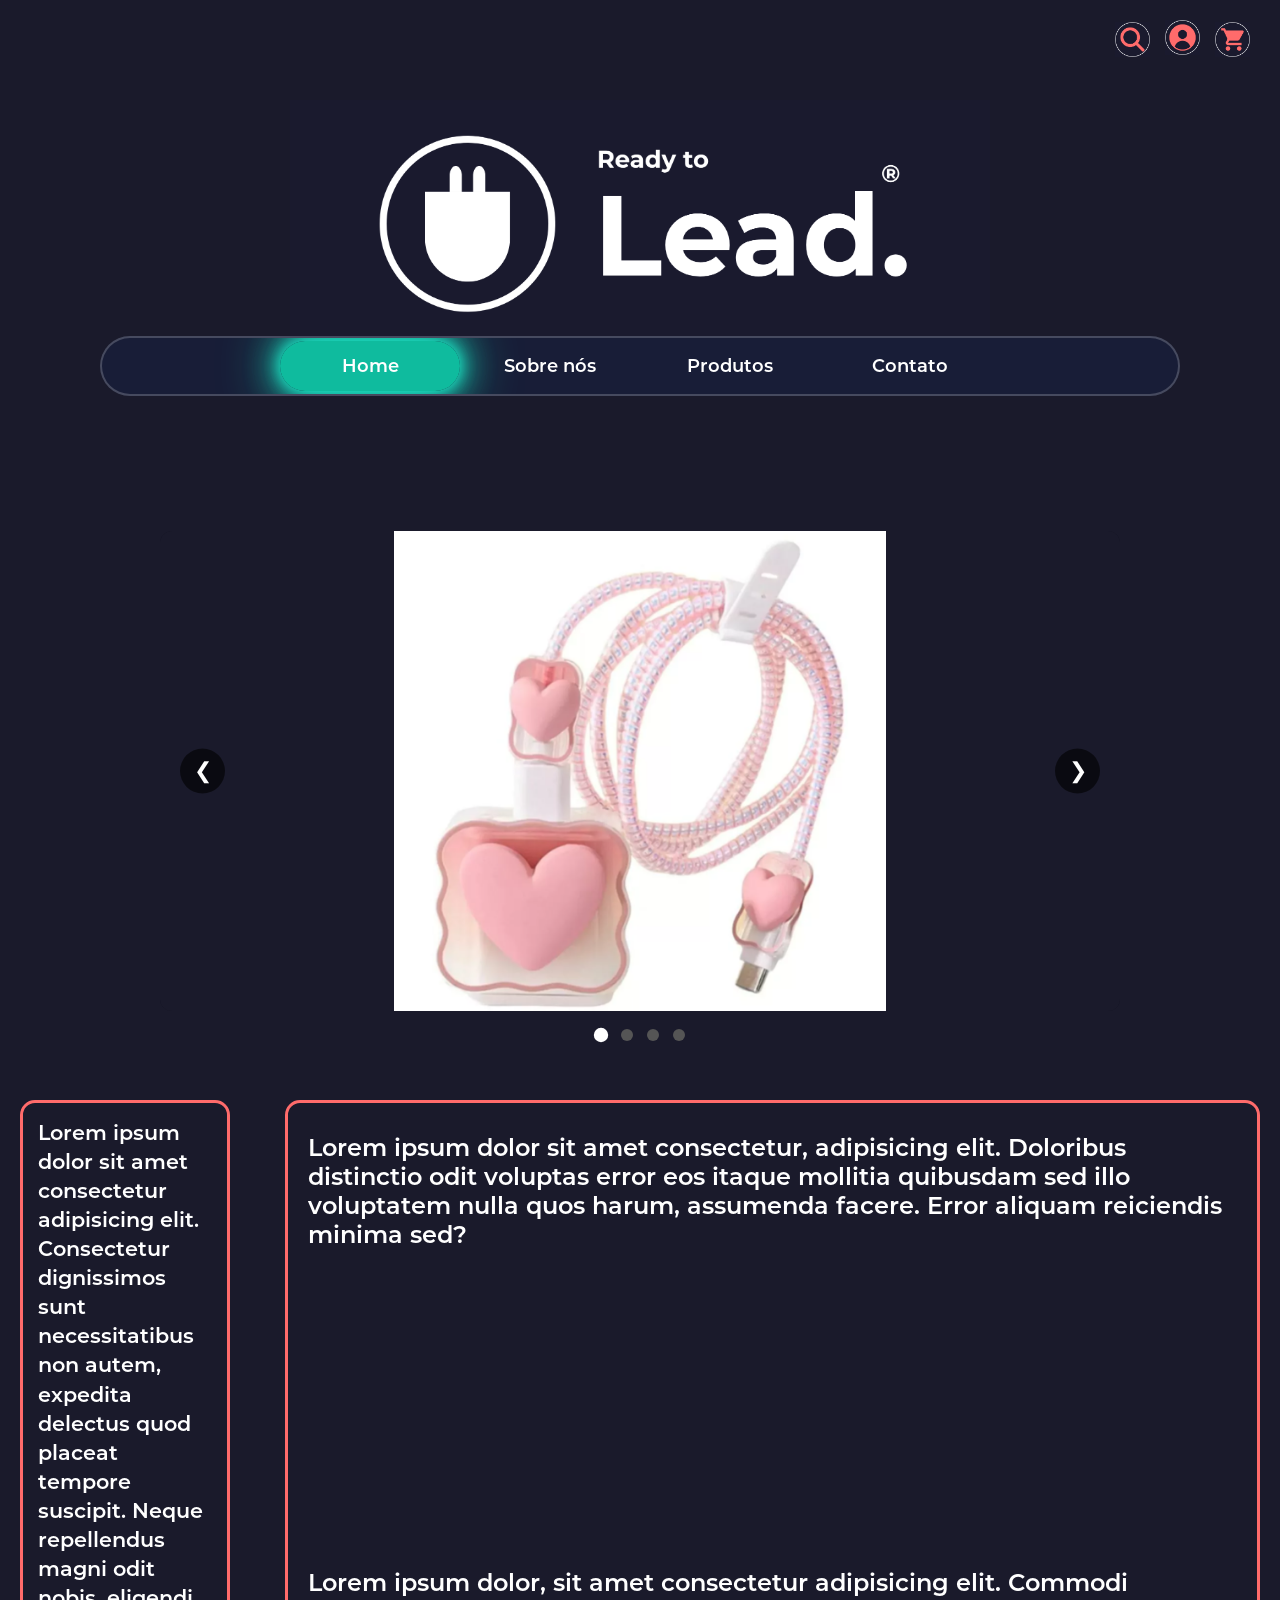
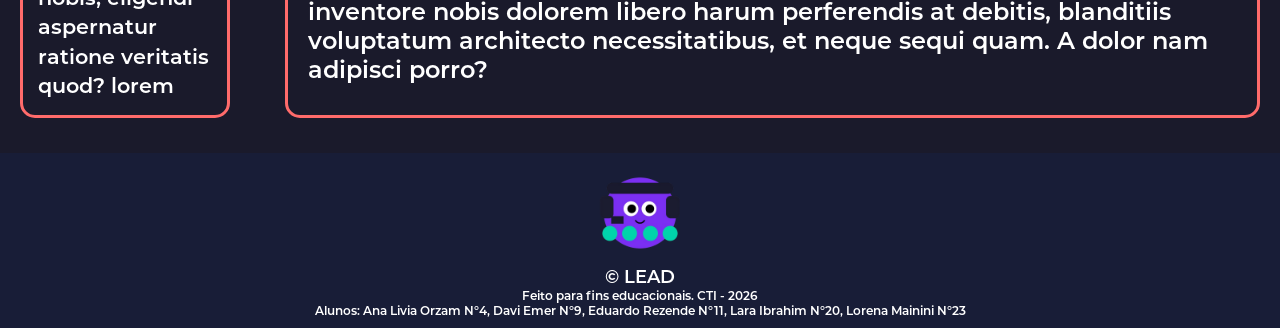
<file: index.html>
<!DOCTYPE html>
<html lang="en">
<head>
    <meta charset="UTF-8">
    <meta name="viewport" content="width=device-width, initial-scale=1.0">
    <title>Lead</title>
    <link rel="stylesheet" href="style.css"/>
    <link rel="stylesheet" href="grid.css"/>
</head>

    <body>
        <div id="container">
            <header>
                <div class="icones-header">
                    <div class="busca">
                        <img src="imgs/buscar-icone.png" alt="Buscar" class="icone-busca">
                        <div class="caixa-busca">
                            <input type="text" placeholder="Pesquisar...">
                            <button type="button">
                                <img src="imgs/buscar-icone.png" alt="Buscar">
                            </button>
                        </div>
                    </div>
                    <a href="login-cadastro/cadastro.php">
                        <img src="imgs/login-icone.png" alt="Login">
                    </a>
                    <img src="imgs/carrinho-icone.png" alt="Carrinho">
                </div>
                <img class="logo" src="imgs/logo-fundo-azul.png" alt="Logotipo Lead"> 

                <button class="menu-mobile" id="menuMobile">☰</button>

                <nav class="menu" id="menu">
                    <a href="index.html"><button>Home</button></a>
                    <a href="Sobrenos.html"><button>Sobre nós</button></a>
                    <a href="Produtos.html"><button>Produtos</button></a>
                    <a href="Contato.html"><button>Contato</button></a>
                </nav>
            </header>
        
            
            <section class="secao-carrossel">
                <div id="carrossel">
                    <button class="botao-esquerda" id="btnEsq">❮</button>
                    <button class="botao-direita" id="btnDir">❯</button>

                    <div class="slides" id="paineis-slides">
                        <img src="imgs/carregador1.png" alt="Carregador 1">
                        <img src="imgs/carregador2.png" alt="Carregador 2">
                        <img src="imgs/mousepad1.png" alt="Mousepad 1">
                        <img src="imgs/mousepad2.png" alt="Mousepad 2">
                    </div>
                </div>

                <div class="indicadores-container">
                    <span class="ponto ativo" onclick="irParaSlide(0)"></span>
                    <span class="ponto" onclick="irParaSlide(1)"></span>
                    <span class="ponto" onclick="irParaSlide(2)"></span>
                    <span class="ponto" onclick="irParaSlide(3)"></span>
                </div>
            </section>


            <aside class="cor">
                <h1>Lorem ipsum dolor sit amet consectetur adipisicing elit. Consectetur dignissimos sunt necessitatibus non autem, expedita delectus quod placeat tempore suscipit. Neque repellendus magni odit nobis, eligendi aspernatur ratione veritatis quod? lorem</h1>
            </aside>
            
            <main class="cor">
                <article>
                    <h1>Lorem ipsum dolor sit amet consectetur, adipisicing elit. Doloribus distinctio odit voluptas error eos itaque mollitia quibusdam sed illo voluptatem nulla quos harum, assumenda facere. Error aliquam reiciendis minima sed?</h1>
                </article>

                <section id="video">
                    <iframe width="560" height="315" src="https://www.youtube.com/embed/6pxsEF5FjOE?si=ybfyEjQRlLtRamhm" title="YouTube video player" frameborder="0" allow="accelerometer; autoplay; clipboard-write; encrypted-media; gyroscope; picture-in-picture; web-share" referrerpolicy="strict-origin-when-cross-origin" allowfullscreen></iframe>                </section>

                <article id="descricao-video">
                    <h1>Lorem ipsum dolor, sit amet consectetur adipisicing elit. Commodi inventore nobis dolorem libero harum perferendis at debitis, blanditiis voluptatum architecto necessitatibus, et neque sequi quam. A dolor nam adipisci porro?</h1>
                </article>
            </main>

            <footer>
                <img class="clicko" src="imgs/clicko-fundo-branco-removebg.png" alt="Logotipo Lead">
                <h2 >&copy; LEAD</h2>
                <p>Feito para fins educacionais. CTI - 2026</p>
                <p>Alunos: Ana Livia Orzam N°4, Davi Emer N°9, Eduardo Rezende N°11, Lara Ibrahim N°20, Lorena Mainini N°23</p>
            </footer>
        </div>

        <script>
        const hoje = new Date();
        document.getElementById("data").textContent =
            hoje.toLocaleDateString("pt-BR");
        </script>

        <script>
            const menu = document.querySelector(".menu");
            const links = document.querySelectorAll(".menu a");

            function mover(link){
                menu.style.setProperty("--x", link.offsetLeft + "px");
                menu.style.setProperty("--w", link.offsetWidth + "px");
            }

            links.forEach(link => {
                link.addEventListener("mouseenter", () => mover(link));
            });

            mover(links[0]);
        </script>

        <script >
            const menuMobile = document.getElementById("menuMobile");
            const menuNavegacao = document.getElementById("menu");

            menuMobile.addEventListener("click", () => {
                menuNavegacao.classList.toggle("aberto");
            });
        </script>
        
        <script src="script.js"></script>
    </body>
</html>
</file>
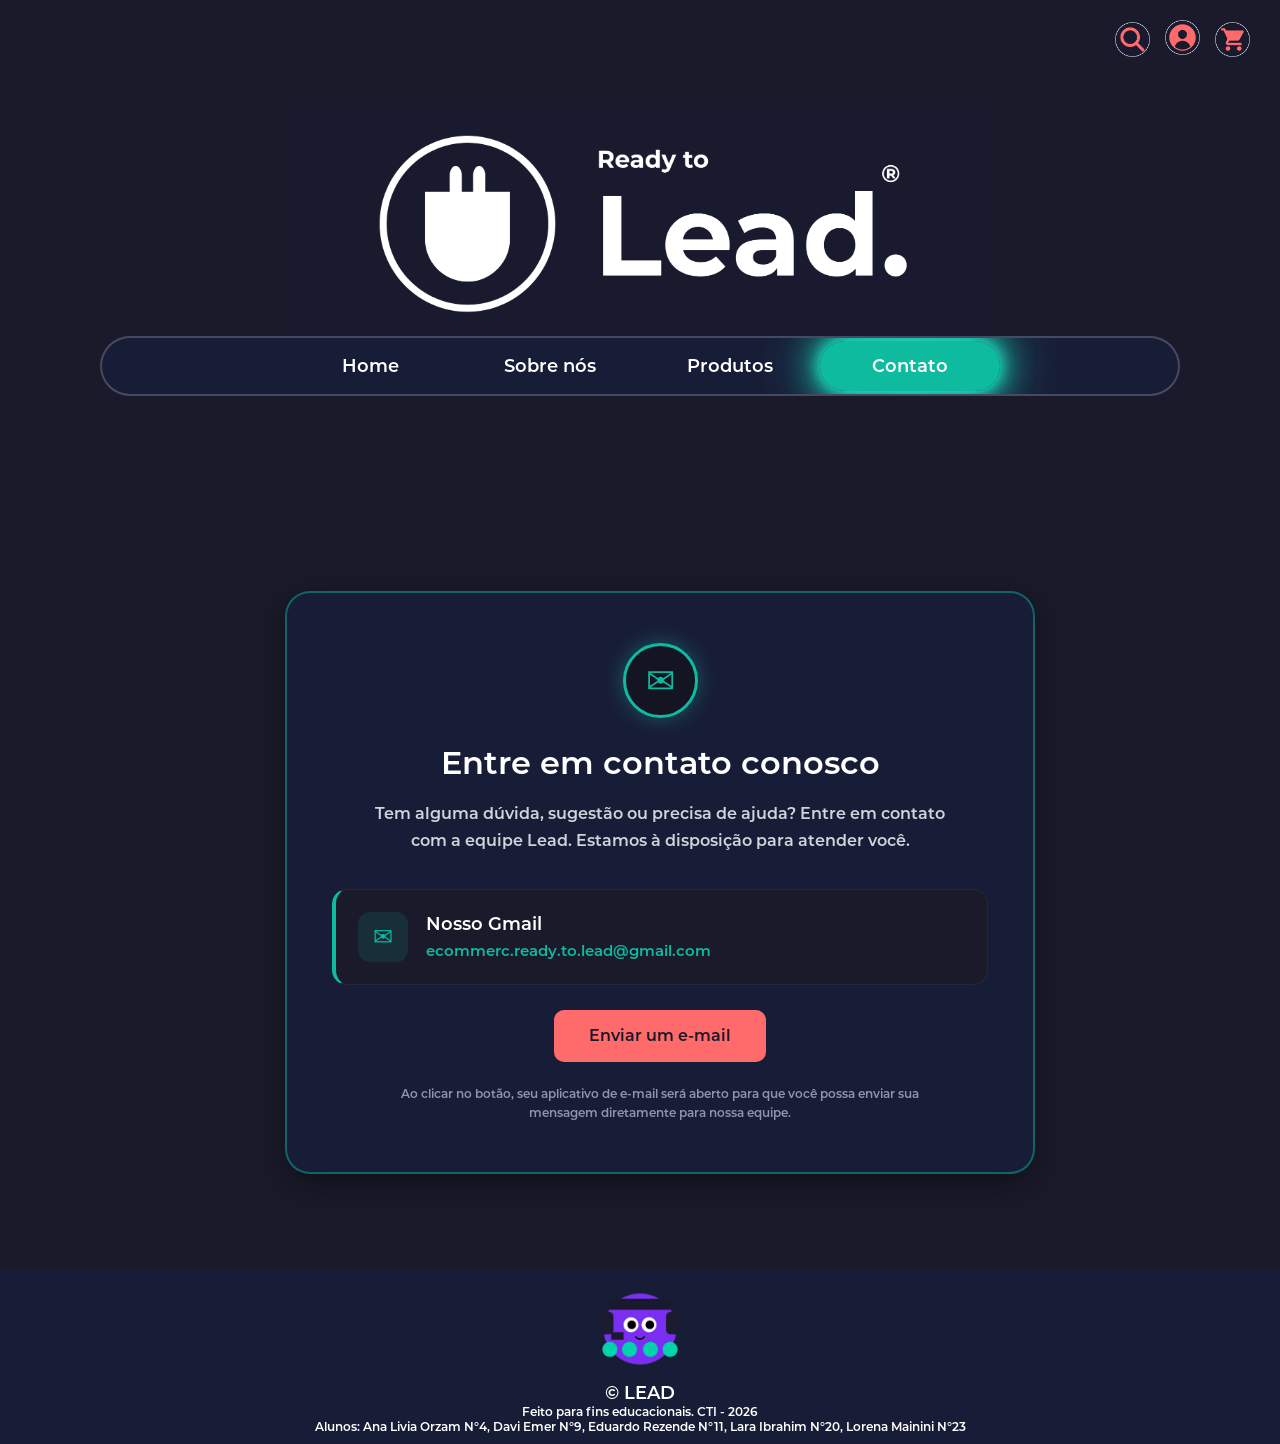
<file: Contato.html>
<!DOCTYPE html>
<html lang="pt-BR">
<head>
    <meta charset="UTF-8">
    <meta name="viewport" content="width=device-width, initial-scale=1.0">

    <title>Contato | Lead</title>

    <link rel="stylesheet" href="style.css">
    <link rel="stylesheet" href="grid.css">
</head>

<body>

    <div id="container" class="pagina-contato">

        <!-- CABEÇALHO -->
        <header>

            <div class="icones-header">

                <div class="busca">
                    <img src="imgs/buscar-icone.png"
                         alt="Buscar"
                         class="icone-busca">

                    <div class="caixa-busca">
                        <input type="text" placeholder="Pesquisar...">

                        <button type="button">
                            <img src="imgs/buscar-icone.png" alt="Buscar">
                        </button>
                    </div>
                </div>

                <a href="login-cadastro/cadastro.php">
                    <img src="imgs/login-icone.png" alt="Login">
                </a>

                <img src="imgs/carrinho-icone.png" alt="Carrinho">

            </div>

            <img class="logo"
                 src="imgs/logo-fundo-azul.png"
                 alt="Logotipo Lead">

            <!-- BOTÃO MOBILE -->
            <button class="menu-mobile" id="menuMobile">☰</button>

            <!-- MENU -->
            <nav class="menu" id="menu">

                <a href="index.html">
                    <button>Home</button>
                </a>

                <a href="Sobrenos.html">
                    <button>Sobre nós</button>
                </a>

                <a href="Produtos.html">
                    <button>Produtos</button>
                </a>

                <a href="Contato.html">
                    <button>Contato</button>
                </a>

            </nav>

        </header>


        <!-- CONTEÚDO DA PÁGINA -->
        <main class="contato-pagina">

            <section class="contato-card">

                <div class="contato-icone">
                    ✉
                </div>

                <h1>Entre em contato conosco</h1>

                <p class="contato-introducao">
                    Tem alguma dúvida, sugestão ou precisa de ajuda?
                    Entre em contato com a equipe Lead. Estamos à disposição
                    para atender você.
                </p>


                <div class="contato-email">

                    <span class="email-icone">✉</span>

                    <div>
                        <h2>Nosso Gmail</h2>

                        <!-- TROQUE PELO GMAIL REAL DA LEAD -->
                        <p>ecommerc.ready.to.lead@gmail.com</p>
                    </div>

                </div>


                <a
                    class="botao-contato"
                    href="mailto:lead.contato@gmail.com?subject=Contato%20-%20Lead"
                >
                    Enviar um e-mail
                </a>


                <p class="contato-observacao">
                    Ao clicar no botão, seu aplicativo de e-mail será aberto
                    para que você possa enviar sua mensagem diretamente para
                    nossa equipe.
                </p>

            </section>

        </main>


        <!-- RODAPÉ -->
        <footer>

            <img
                class="clicko"
                src="imgs/clicko-fundo-branco-removebg.png"
                alt="Logotipo Lead"
            >

            <h2>&copy; LEAD</h2>

            <p>Feito para fins educacionais. CTI - 2026</p>

            <p>
                Alunos: Ana Livia Orzam N°4, Davi Emer N°9,
                Eduardo Rezende N°11, Lara Ibrahim N°20,
                Lorena Mainini N°23
            </p>

        </footer>

    </div>


    <!-- MENU MOBILE -->
    <script>

        const menuMobile = document.getElementById("menuMobile");
        const menuNavegacao = document.getElementById("menu");

        menuMobile.addEventListener("click", () => {
            menuNavegacao.classList.toggle("aberto");
        });

    </script>


    <!-- EFEITO DO MENU -->
    <script>

        const menu = document.querySelector(".menu");
        const links = document.querySelectorAll(".menu a");

        function mover(link) {
            menu.style.setProperty("--x", link.offsetLeft + "px");
            menu.style.setProperty("--w", link.offsetWidth + "px");
        }

        links.forEach(link => {

            link.addEventListener("mouseenter", () => {
                mover(link);
            });

        });

        mover(links[3]);

    </script>

</body>
</html>
</file>
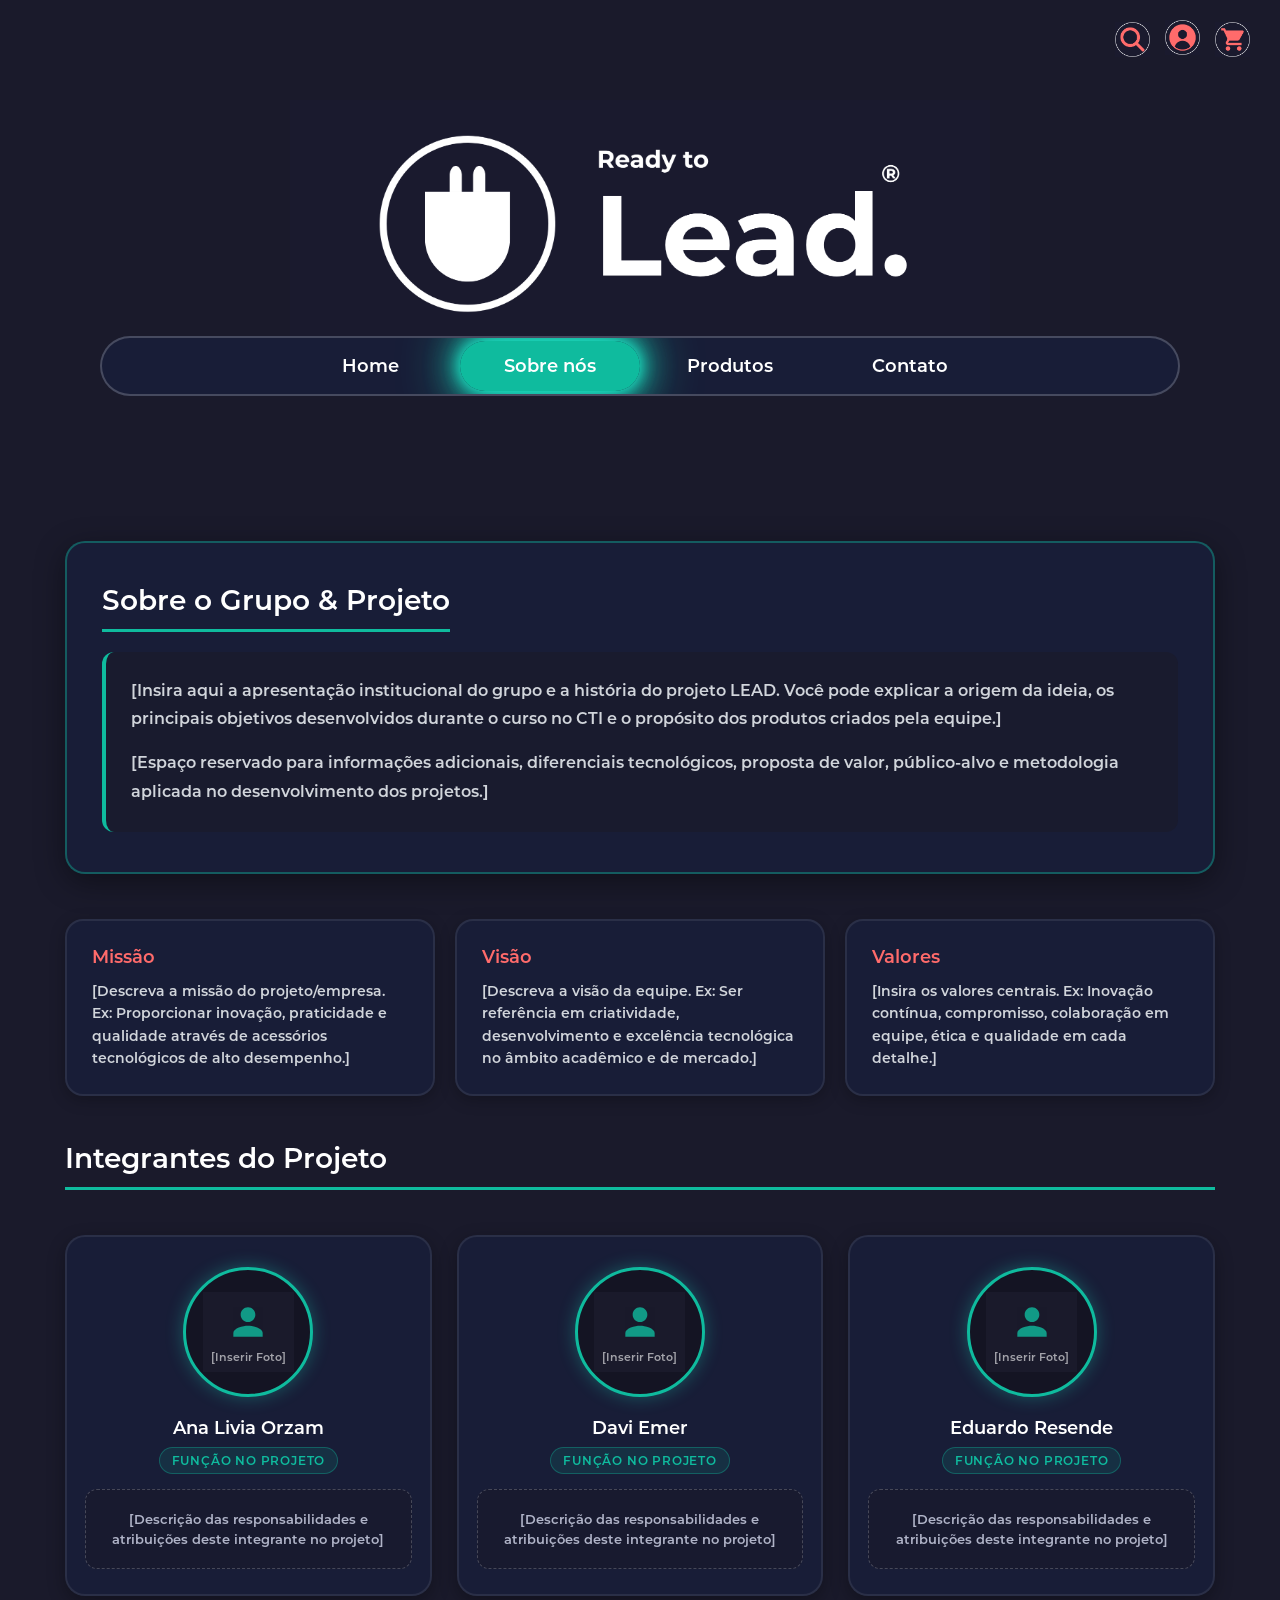
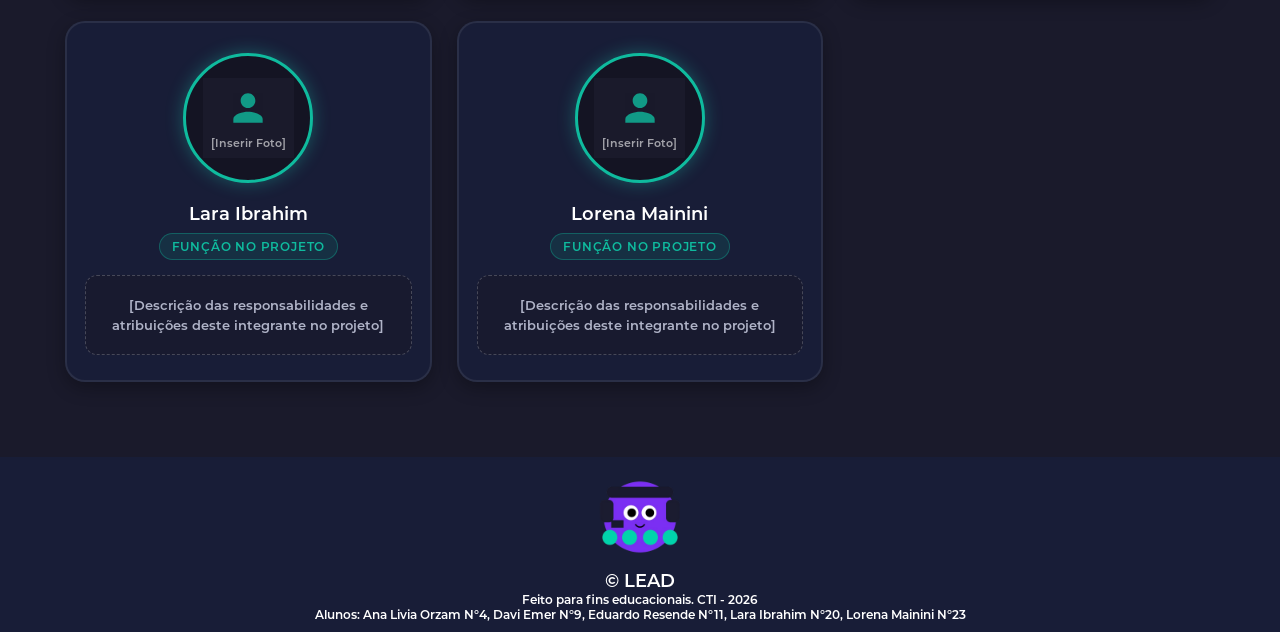
<file: Sobrenos.html>
<!DOCTYPE html>
<html lang="pt-BR">
<head>
    <meta charset="UTF-8">
    <meta name="viewport" content="width=device-width, initial-scale=1.0">
    <title>Sobre Nós - LEAD</title>
    <link rel="stylesheet" href="style.css" />
    <link rel="stylesheet" href="grid.css" />
</head>
<body>
    <div id="container" class="pagina-sobre">
        <!-- HEADER -->
        <header>
            <div class="icones-header">
                <div class="busca">
                    <img src="imgs/buscar-icone.png" alt="Buscar" class="icone-busca">
                    <div class="caixa-busca">
                        <input type="text" placeholder="Pesquisar...">
                        <button type="button">
                            <img src="imgs/buscar-icone.png" alt="Buscar">
                        </button>
                    </div>
                </div>
                <a href="login-cadastro/cadastro.html">
                    <img src="imgs/login-icone.png" alt="Login">
                </a>
                <img src="imgs/carrinho-icone.png" alt="Carrinho">
            </div>
            <img class="logo" src="imgs/logo-fundo-azul.png" alt="Logotipo Lead">
            <button class="menu-mobile" id="menuMobile">☰</button>
            <nav class="menu" id="menu">
                <a href="index.html"><button>Home</button></a>
                <a href="Sobrenos.html"><button>Sobre nós</button></a>
                <a href="Produtos.html"><button>Produtos</button></a>
                <a href="Contato.html"><button>Contato</button></a>
            </nav>
        </header>

        <!-- CONTEÚDO PRINCIPAL: SOBRE NÓS -->
        <main class="sobre-pagina">

            <!-- SEÇÃO 1: SOBRE O GRUPO E O PROJETO -->
            <section class="secao-sobre-grupo">
                <h2 class="titulo-secao">Sobre o Grupo & Projeto</h2>
                <div class="texto-sobre-grupo">
                    <!-- ESPAÇO RESERVADO PARA INFORMAÇÕES SOBRE O GRUPO / PROJETO -->
                    <p>
                        [Insira aqui a apresentação institucional do grupo e a história do projeto LEAD. Você pode
                        explicar a origem da ideia, os principais objetivos desenvolvidos durante o curso no CTI e o
                        propósito dos produtos criados pela equipe.]
                    </p>
                    <p>
                        [Espaço reservado para informações adicionais, diferenciais tecnológicos, proposta de valor,
                        público-alvo e metodologia aplicada no desenvolvimento dos projetos.]
                    </p>
                </div>
            </section>

            <!-- SEÇÃO 2: PILARES DO PROJETO (MISSÃO, VISÃO, VALORES) -->
            <section class="secao-pilares">
                <div class="card-pilar">
                    <h3>Missão</h3>
                    <p>[Descreva a missão do projeto/empresa. Ex: Proporcionar inovação, praticidade e qualidade através
                        de acessórios tecnológicos de alto desempenho.]</p>
                </div>
                <div class="card-pilar">
                    <h3>Visão</h3>
                    <p>[Descreva a visão da equipe. Ex: Ser referência em criatividade, desenvolvimento e excelência
                        tecnológica no âmbito acadêmico e de mercado.]</p>
                </div>
                <div class="card-pilar">
                    <h3>Valores</h3>
                    <p>[Insira os valores centrais. Ex: Inovação contínua, compromisso, colaboração em equipe, ética e
                        qualidade em cada detalhe.]</p>
                </div>
            </section>

            <!-- SEÇÃO 3: 5 INTEGRANTES DO PROJETO -->
            <section class="secao-integrantes">
                <h2 class="titulo-secao">Integrantes do Projeto</h2>
                <div class="grade-integrantes">

                    <!-- INTEGRANTE 1 -->
                    <div class="card-integrante">
                        <div class="foto-container">
                            <!-- <img src="imgs/integrante1.jpg" alt="Foto de Ana Livia Orzam" class="foto-integrante"> -->
                            <div class="foto-placeholder">
                                <svg viewBox="0 0 24 24">
                                    <path d="M12 12c2.21 0 4-1.79 4-4s-1.79-4-4-4-4 1.79-4 4 1.79 4 4 4zm0 2c-2.67 0-8 1.34-8 4v2h16v-2c0-2.66-5.33-4-8-4z" />
                                </svg>
                                <span>[Inserir Foto]</span>
                            </div>
                        </div>
                        <h3 class="nome-integrante">Ana Livia Orzam</h3>
                        <span class="funcao-integrante">Função no Projeto</span>
                        <div class="descricao-integrante">
                            <p>[Descrição das responsabilidades e atribuições deste integrante no projeto]</p>
                        </div>
                    </div>

                    <!-- INTEGRANTE 2 -->
                    <div class="card-integrante">
                        <div class="foto-container">
                            <!-- <img src="imgs/integrante2.jpg" alt="Foto de Davi Emer" class="foto-integrante"> -->
                            <div class="foto-placeholder">
                                <svg viewBox="0 0 24 24">
                                    <path d="M12 12c2.21 0 4-1.79 4-4s-1.79-4-4-4-4 1.79-4 4 1.79 4 4 4zm0 2c-2.67 0-8 1.34-8 4v2h16v-2c0-2.66-5.33-4-8-4z" />
                                </svg>
                                <span>[Inserir Foto]</span>
                            </div>
                        </div>
                        <h3 class="nome-integrante">Davi Emer</h3>
                        <span class="funcao-integrante">Função no Projeto</span>
                        <div class="descricao-integrante">
                            <p>[Descrição das responsabilidades e atribuições deste integrante no projeto]</p>
                        </div>
                    </div>

                    <!-- INTEGRANTE 3 -->
                    <div class="card-integrante">
                        <div class="foto-container">
                            <!-- <img src="imgs/integrante3.jpg" alt="Foto de Eduardo Resende" class="foto-integrante"> -->
                            <div class="foto-placeholder">
                                <svg viewBox="0 0 24 24">
                                    <path d="M12 12c2.21 0 4-1.79 4-4s-1.79-4-4-4-4 1.79-4 4 1.79 4 4 4zm0 2c-2.67 0-8 1.34-8 4v2h16v-2c0-2.66-5.33-4-8-4z" />
                                </svg>
                                <span>[Inserir Foto]</span>
                            </div>
                        </div>
                        <h3 class="nome-integrante">Eduardo Resende</h3>
                        <span class="funcao-integrante">Função no Projeto</span>
                        <div class="descricao-integrante">
                            <p>[Descrição das responsabilidades e atribuições deste integrante no projeto]</p>
                        </div>
                    </div>

                    <!-- INTEGRANTE 4 -->
                    <div class="card-integrante">
                        <div class="foto-container">
                            <!-- <img src="imgs/integrante4.jpg" alt="Foto de Lara Ibrahim" class="foto-integrante"> -->
                            <div class="foto-placeholder">
                                <svg viewBox="0 0 24 24">
                                    <path d="M12 12c2.21 0 4-1.79 4-4s-1.79-4-4-4-4 1.79-4 4 1.79 4 4 4zm0 2c-2.67 0-8 1.34-8 4v2h16v-2c0-2.66-5.33-4-8-4z" />
                                </svg>
                                <span>[Inserir Foto]</span>
                            </div>
                        </div>
                        <h3 class="nome-integrante">Lara Ibrahim</h3>
                        <span class="funcao-integrante">Função no Projeto</span>
                        <div class="descricao-integrante">
                            <p>[Descrição das responsabilidades e atribuições deste integrante no projeto]</p>
                        </div>
                    </div>

                    <!-- INTEGRANTE 5 -->
                    <div class="card-integrante">
                        <div class="foto-container">
                            <!-- <img src="imgs/integrante5.jpg" alt="Foto de Lorena Mainini" class="foto-integrante"> -->
                            <div class="foto-placeholder">
                                <svg viewBox="0 0 24 24">
                                    <path d="M12 12c2.21 0 4-1.79 4-4s-1.79-4-4-4-4 1.79-4 4 1.79 4 4 4zm0 2c-2.67 0-8 1.34-8 4v2h16v-2c0-2.66-5.33-4-8-4z" />
                                </svg>
                                <span>[Inserir Foto]</span>
                            </div>
                        </div>
                        <h3 class="nome-integrante">Lorena Mainini</h3>
                        <span class="funcao-integrante">Função no Projeto</span>
                        <div class="descricao-integrante">
                            <p>[Descrição das responsabilidades e atribuições deste integrante no projeto]</p>
                        </div>
                    </div>

                </div>
            </section>
        </main>

        <!-- FOOTER -->
        <footer>
            <img class="clicko" src="imgs/clicko-fundo-branco-removebg.png" alt="Logotipo Lead">
            <h2>© LEAD</h2>
            <p>Feito para fins educacionais. CTI - 2026</p>
            <p>Alunos: Ana Livia Orzam N°4, Davi Emer N°9, Eduardo Resende N°11, Lara Ibrahim N°20, Lorena Mainini N°23</p>
        </footer>
    </div>

    <!-- Scripts de Interatividade do Menu -->
    <script>
        const menu = document.querySelector(".menu");
        const links = document.querySelectorAll(".menu a");
        function mover(link) {
            menu.style.setProperty("--x", link.offsetLeft + "px");
            menu.style.setProperty("--w", link.offsetWidth + "px");
        }
        links.forEach(link => {
            link.addEventListener("mouseenter", () => mover(link));
        });
        if (links[1]) {
            mover(links[1]);
        }
    </script>
    <script>
        const menuMobile = document.getElementById("menuMobile");
        const menuNavegacao = document.getElementById("menu");
        menuMobile.addEventListener("click", () => {
            menuNavegacao.classList.toggle("aberto");
        });
    </script>
</body>
</html>
</file>
<file: style.css>
@font-face {
  font-family: 'montserrat';
  src: url('fonte/Montserrat-SemiBold.otf') format('opentype');
}

body {
    background-color: #1A1A2B;
    color: #ffffff;
    font-family: 'montserrat', sans-serif;
}

div {
    background-color: #1A1A2B;
}

.cor {
    background-color: #1A1A2B;
    border: 3px solid #FF6B6B;
    border-radius: 15px;
}

h1 {
    color: #ffffff;
}

aside h1 {
    font-size: 1.3rem;
    line-height: 1.4;
    overflow-wrap: break-word;
    word-break: break-word;
}

header {
    grid-area: header;
    display: flex;
    flex-direction: column;
    justify-content: center;
    align-items: center;
    background-color: #1A1A2B;
    position: relative;
    width: 100%;
    box-sizing: border-box;
    padding: 100px;
}

aside {
    grid-area: aside;
    display: flex;
    flex-direction: column;
    height: auto;
    align-items: center;
    justify-content: center;
    background-color: rgb(43, 226, 98);
    padding: 15px;
    margin: 20px;
    min-width: 0;
}

main {
    grid-area: main;
    display: flex;
    flex-direction: column;
    height: auto;
    width: auto;
    align-items: center;
    justify-content: center;
    background-color: rgb(43, 226, 211);
    padding: 20px;
    margin: 20px;
    min-width: 0;
}

footer {
    font-family: 'montserrat', sans-serif;
    font-size: 12px;
    grid-area: footer;
    background-color: #181D37;
    color: white;
    text-align: center;
    padding: 10px;
}

.logo {
    width: 70vw;
    max-width: 700px;
    height: auto;
    margin-left: auto;
    margin-right: auto;
}

.clicko {
    width: 100px;
    text-align: center;
}

.menu {
    height: 60px;
    width: 100%;
    grid-area: section;
    display: flex;
    justify-content: center;
    align-items: center;
    position: relative;
    padding: 5px;
    background: #181D37;
    border: 2px solid rgba(255,255,255,.2);
    border-radius: 50px;
    overflow: hidden;
    --x: 0px;
    --w: 120px;
}

.menu::before {
    content: "";
    position: absolute;
    left: 0;
    top: auto;
    width: var(--w);
    height: 50px;
    background: linear-gradient(90deg,#0fbb9e, #0fbb9e);
    border-radius: 40px;
    box-shadow:
        0 0 15px #1be9c6,
        0 0 35px #1be9c6,
        0 0 60px #1be9c6;
    transform: translateX(var(--x));
    transition:
        transform .35s cubic-bezier(.22,.61,.36,1),
        width .35s cubic-bezier(.22,.61,.36,1);
    z-index: 1;
}

.menu a {
    position: relative;
    z-index: 2;
    text-decoration: none;
}

.menu button {
    width: 120px;
    height: 70px;
    background: transparent;
    border: none;
    border-radius: 40px;
    color: white;
    font-family: 'montserrat', sans-serif;
    font-size: 18px;
    cursor: pointer;
    transition: color .3s;
    position: relative;
    z-index: 2;
    margin: 0 30px;
}

.menu button:hover {
    color: #111;
}

/* CARROSSEL */
* {
    margin: 0;
    padding: 0;
    box-sizing: border-box;
}

.secao-carrossel {
    grid-area: section;
    grid-column: 1 / -1;
    width: 100%;
    max-width: 1000px;
    margin: 20px auto;
    padding: 0 20px;
}

#carrossel {
    display: flex;
    position: relative;
    width: 100%;
    height: 480px;
    align-items: center;
    justify-content: center;
    background-color: #141423;
    border-radius: 12px;
    overflow: hidden;
}

.slides {
    display: flex;
    width: 100%;
    height: 100%;
    transition: transform 0.5s ease-in-out;
}

.slides img {
    width: 100%;
    min-width: 100%;
    height: 100%;
    object-fit: contain;
    display: block;
    flex-shrink: 0;
}

.botao-esquerda, .botao-direita {
    position: absolute;
    top: 50%;
    transform: translateY(-50%);
    width: 45px;
    height: 45px;
    border-radius: 50%;
    border: none;
    background: rgba(0, 0, 0, 0.6);
    color: white;
    font-size: 22px;
    cursor: pointer;
    z-index: 20;
    display: flex;
    align-items: center;
    justify-content: center;
    transition: background-color 0.3s;
}

.botao-esquerda { left: 20px; }
.botao-direita { right: 20px; }

.botao-esquerda:hover, .botao-direita:hover {
    background-color: rgba(0, 0, 0, 0.9);
}

.indicadores-container {
    text-align: center;
    margin-top: 15px;
}

.ponto {
    cursor: pointer;
    height: 12px;
    width: 12px;
    margin: 0 5px;
    background-color: #555;
    border-radius: 50%;
    display: inline-block;
    transition: background-color 0.3s ease, transform 0.3s ease;
}

.ponto.ativo, .ponto:hover {
    background-color: #ffffff;
    transform: scale(1.2);
}

/* BOTÃO DO MENU */
.menu-mobile {
    display: none;
    background: #181D37;
    color: white;
    border: 2px solid rgba(255,255,255,.2);
    border-radius: 12px;
    padding: 8px 14px;
    font-size: 24px;
    cursor: pointer;
    font-family: 'montserrat', sans-serif;
    position: absolute;
    z-index: 30;
}

.icones-header {
    position: absolute;
    top: 20px;
    right: 30px;
    display: flex;
    align-items: center;
    gap: 15px;
    z-index: 10;
}

.icones-header img {
    width: 35px;
    height: 35px;
    object-fit: contain;
    cursor: pointer;
    transition: transform 0.2s ease;
}

.icones-header img:hover {
    transform: scale(1.15);
}

.busca {
    position: relative;
    display: flex;
    align-items: center;
}

.icone-busca {
    width: 35px;
    height: 35px;
    object-fit: contain;
    cursor: pointer;
    transition: transform 0.2s ease;
}

.icone-busca:hover {
    transform: scale(1.15);
}

/* CAIXA DE PESQUISA */
.caixa-busca {
    position: absolute;
    top: 50%;
    right: 0px;
    transform: translateY(-50%) scaleX(0);
    transform-origin: right center;
    width: 230px;
    height: 40px;
    display: flex;
    align-items: center;
    background: #181D37;
    border: 2px solid rgba(255,255,255,.2);
    border-radius: 25px;
    padding: 4px;
    opacity: 0;
    pointer-events: none;
    transition:
        transform .3s ease,
        opacity .3s ease;
}

.busca:hover .caixa-busca {
    transform: translateY(-50%) scaleX(1);
    opacity: 1;
    pointer-events: auto;
}

.caixa-busca input {
    width: 100%;
    height: 100%;
    background: transparent;
    border: none;
    outline: none;
    color: white;
    padding: 0 10px;
    font-family: 'montserrat', sans-serif;
    font-size: 14px;
}

.caixa-busca input::placeholder {
    color: rgba(255,255,255,.6);
}

.caixa-busca button {
    width: 32px;
    height: 32px;
    border: none;
    border-radius: 50%;
    background: transparent;
    color: white;
    cursor: pointer;
    display: flex;
    align-items: center;
    justify-content: center;
    flex-shrink: 0;
}

.caixa-busca button img {
    width: 28px;
    height: 28px;
    object-fit: contain;
}

/* ===================== LOGIN/CADASTRO ===================== */

.page-body {
    font-family: 'montserrat', sans-serif;
    background-color: #0f0f1a;
    color: #ffffff;
    font-family: sans-serif;
    display: flex;
    justify-content: center;
    align-items: center;
    min-height: 100vh;
    margin: 0;
}

/* Quadrado arredondado */
.login {
    font-family: 'montserrat', sans-serif;
    background-color: #1a1a2b;
    padding: 30px;
    border-radius: 12px;
    width: 100%;
    max-width: 400px;
    box-shadow: 0 4px 15px rgba(0, 0, 0, 0.3);
}

.form-group {
    margin-bottom: 15px;
}

.form-label {
    display: block;
    margin-bottom: 5px;
    color: #ffffff;
}

/* Campos de entrada */
.form-input {
    font-family: 'montserrat', sans-serif;
    width: 100%;
    background-color: #0f0f1a;
    color: #8ab4f8;
    border: 2px solid #00D4AA;
    border-radius: 8px;
    padding: 10px;
    font-size: 16px;
    outline: none;
    box-sizing: border-box;
}

.form-input::placeholder {
    color: hsl(0, 0%, 100%);
}

.btn-cadastrar {
    font-family: 'montserrat', sans-serif;
    width: 100%;
    background-color: #FF6B6B;
    color: #1a1a2b;
    border: none;
    border-radius: 8px;
    padding: 12px;
    font-size: 16px;
    font-weight: bold;
    cursor: pointer;
    margin-top: 10px;
    transition: 0.3s;
}

.btn-cadastrar:hover {
    background-color: #db4b4b;
}

.login a {
    color: #00D4AA;
    text-decoration: none;
}

.login a:hover {
    text-decoration: underline;
}

/* ===================== SOBRE NÓS ===================== */

#container.pagina-sobre {
    display: flex;
    flex-direction: column;
    min-height: 100vh;
    font-family: 'montserrat', sans-serif; 
}

main.sobre-pagina {
    flex: 1;
    background-color: transparent;
    width: 100%;
    max-width: 1200px;
    margin: 0 auto;
    padding: 30px 25px 60px 25px;
    display: flex;
    flex-direction: column;
    gap: 45px;
}

.secao-sobre-grupo {
    background-color: #181D37;
    border: 2px solid rgba(15, 187, 158, 0.4);
    border-radius: 20px;
    padding: 40px 35px;
    box-shadow: 0 8px 30px rgba(0, 0, 0, 0.4);
    transition: border-color 0.3s ease, box-shadow 0.3s ease;
}

.secao-sobre-grupo:hover {
    border-color: #0fbb9e;
    box-shadow: 0 0 25px rgba(15, 187, 158, 0.25);
}

.titulo-secao {
    color: #ffffff;
    font-size: 28px;
    margin-bottom: 20px;
    padding-bottom: 12px;
    border-bottom: 3px solid #0fbb9e;
    display: inline-block;
}

.texto-sobre-grupo {
    color: #d1d5db;
    font-size: 16px;
    line-height: 1.8;
    background: rgba(26, 26, 43, 0.7);
    padding: 25px;
    border-radius: 12px;
    border-left: 4px solid #0fbb9e;
}

.texto-sobre-grupo p {
    margin-bottom: 15px;
}

.texto-sobre-grupo p:last-child {
    margin-bottom: 0;
}

.secao-integrantes {
    display: flex;
    flex-direction: column;
    gap: 25px;
}

.card-integrante {
    background-color: #181D37;
    border: 2px solid rgba(255, 255, 255, 0.08);
    border-radius: 20px;
    padding: 30px 18px 25px 18px;
    display: flex;
    flex-direction: column;
    align-items: center;
    text-align: center;
    transition: transform 0.35s ease, border-color 0.3s ease, box-shadow 0.3s ease;
    box-shadow: 0 6px 18px rgba(0, 0, 0, 0.3);
}

.card-integrante:hover {
    transform: translateY(-8px);
    border-color: #0fbb9e;
    box-shadow: 0 12px 30px rgba(15, 187, 158, 0.25);
}

.foto-container {
    width: 130px;
    height: 130px;
    border-radius: 50%;
    background-color: #141423;
    border: 3px solid #0fbb9e;
    box-shadow: 0 0 18px rgba(27, 233, 198, 0.3);
    display: flex;
    align-items: center;
    justify-content: center;
    margin-bottom: 20px;
    overflow: hidden;
    transition: transform 0.3s ease, box-shadow 0.3s ease;
}

.card-integrante:hover .foto-container {
    transform: scale(1.05);
    box-shadow: 0 0 25px rgba(27, 233, 198, 0.5);
}

.foto-integrante {
    width: 100%;
    height: 100%;
    object-fit: cover;
}

.foto-placeholder {
    display: flex;
    flex-direction: column;
    align-items: center;
    justify-content: center;
    color: rgba(255, 255, 255, 0.6);
    font-size: 11px;
    text-align: center;
    padding: 8px;
}

.foto-placeholder svg {
    width: 44px;
    height: 44px;
    fill: #0fbb9e;
    opacity: 0.8;
    margin-bottom: 6px;
}

.nome-integrante {
    font-size: 18px;
    font-weight: 700;
    color: #ffffff;
    margin-bottom: 8px;
}

.funcao-integrante {
    font-size: 12px;
    font-weight: 700;
    color: #0fbb9e;
    text-transform: uppercase;
    letter-spacing: 0.8px;
    margin-bottom: 15px;
    padding: 5px 12px;
    background: rgba(15, 187, 158, 0.12);
    border-radius: 20px;
    border: 1px solid rgba(15, 187, 158, 0.35);
    display: inline-block;
}

.descricao-integrante {
    font-size: 13px;
    line-height: 1.6;
    color: #b0b4c8;
    background: rgba(26, 26, 43, 0.6);
    padding: 14px;
    border-radius: 12px;
    width: 100%;
    box-sizing: border-box;
    min-height: 80px;
    display: flex;
    align-items: center;
    justify-content: center;
    border: 1px dashed rgba(255, 255, 255, 0.2);
}

.descricao-integrante p {
    margin: 0;
}

.card-pilar {
    background-color: #181D37;
    border: 2px solid rgba(255, 255, 255, 0.08);
    border-radius: 18px;
    padding: 25px;
    transition: all 0.3s ease;
    box-shadow: 0 4px 15px rgba(0, 0, 0, 0.25);
}

.card-pilar:hover {
    border-color: #FF6B6B;
    box-shadow: 0 6px 20px rgba(255, 107, 107, 0.2);
    transform: translateY(-4px);
}

.card-pilar h3 {
    color: #FF6B6B;
    font-size: 18px;
    margin-bottom: 12px;
}

.card-pilar p {
    color: #d1d5db;
    font-size: 14px;
    line-height: 1.6;
}

/* ===================== PÁGINA CONTATO ===================== */

#container.pagina-contato {
    min-height: 100vh;
    display: flex;
    flex-direction: column;
    background-color: #1A1A2B;
}

main.contato-pagina {
    flex: 1;
    width: 100%;
    box-sizing: border-box;

    display: flex;
    justify-content: center;
    align-items: center;

    padding: 60px 25px;
    background-color: #1A1A2B;
}


/* CARD PRINCIPAL */

.contato-card {
    width: 100%;
    max-width: 750px;

    background-color: #181D37;

    border: 2px solid rgba(15, 187, 158, 0.45);
    border-radius: 25px;

    padding: 50px 45px;

    text-align: center;

    box-sizing: border-box;

    box-shadow:
        0 10px 35px rgba(0, 0, 0, 0.4);

    transition:
        border-color 0.3s ease,
        box-shadow 0.3s ease,
        transform 0.3s ease;
}

.contato-card:hover {
    border-color: #0fbb9e;

    box-shadow:
        0 0 30px rgba(15, 187, 158, 0.2);

    transform: translateY(-4px);
}


/* ÍCONE PRINCIPAL */

.contato-icone {
    width: 75px;
    height: 75px;

    margin: 0 auto 25px;

    display: flex;
    align-items: center;
    justify-content: center;

    border-radius: 50%;

    background-color: #141423;

    border: 3px solid #0fbb9e;

    color: #0fbb9e;

    font-size: 35px;

    box-shadow:
        0 0 20px rgba(27, 233, 198, 0.3);
}


/* TÍTULO */

.contato-card h1 {
    font-size: 32px;
    color: #ffffff;

    margin-bottom: 18px;
}


/* TEXTO INTRODUTÓRIO */

.contato-introducao {
    max-width: 600px;

    margin: 0 auto 35px;

    color: #d1d5db;

    font-size: 16px;

    line-height: 1.7;
}


/* ÁREA DO EMAIL */

.contato-email {
    display: flex;

    align-items: center;

    gap: 18px;

    text-align: left;

    width: 100%;

    box-sizing: border-box;

    padding: 22px;

    margin-bottom: 25px;

    background-color: #1A1A2B;

    border-radius: 15px;

    border-left: 4px solid #0fbb9e;

    border-top: 1px solid rgba(255, 255, 255, 0.06);
    border-right: 1px solid rgba(255, 255, 255, 0.06);
    border-bottom: 1px solid rgba(255, 255, 255, 0.06);
}


/* ÍCONE DO EMAIL */

.email-icone {
    width: 50px;
    height: 50px;

    min-width: 50px;

    display: flex;
    align-items: center;
    justify-content: center;

    border-radius: 12px;

    background-color: rgba(15, 187, 158, 0.12);

    color: #0fbb9e;

    font-size: 24px;
}


/* TEXTOS DO EMAIL */

.contato-email h2 {
    margin: 0 0 6px;

    color: #ffffff;

    font-size: 18px;
}

.contato-email p {
    margin: 0;

    color: #0fbb9e;

    font-size: 15px;

    word-break: break-word;
}


/* BOTÃO */

.botao-contato {
    display: inline-flex;

    align-items: center;
    justify-content: center;

    min-height: 52px;

    padding: 0 35px;

    box-sizing: border-box;

    background-color: #FF6B6B;

    color: #1A1A2B;

    border-radius: 10px;

    text-decoration: none;

    font-family: 'montserrat', sans-serif;

    font-size: 16px;

    font-weight: bold;

    transition:
        background-color 0.3s ease,
        transform 0.2s ease,
        box-shadow 0.3s ease;
}

.botao-contato:hover {
    background-color: #db4b4b;

    transform: translateY(-2px);

    box-shadow:
        0 6px 20px rgba(255, 107, 107, 0.25);
}


/* TEXTO ABAIXO DO BOTÃO */

.contato-observacao {
    margin: 22px auto 0;

    max-width: 550px;

    color: #8f94aa;

    font-size: 12px;

    line-height: 1.6;
}
</file>
<file: grid.css>
/* O CONTAINER PRINCIPAL */

* {
    box-sizing: border-box;
}

html,
body {
    width: 100%;
    max-width: 100%;
    margin: 0;
    padding: 0;
    overflow-x: hidden;
}

#container {
    display: grid;
    grid-template-columns: 250px 1fr;
    grid-template-areas:
        "header header"
        "section section"
        "aside main"
        "footer footer";
    min-height: 100vh;
    width: 100%;
    gap: 15px;
}

.grade-integrantes {
    display: grid;
    grid-template-columns: 1fr 1fr 1fr;
    gap: 25px;
}

.secao-pilares {
    display: grid;
    grid-template-columns: 1fr 1fr 1fr;
    gap: 20px;
}

/* TABLETS */
@media (max-width: 900px) {
    #container {
        width: 100%;
        max-width: 100%;
        min-width: 0;

        grid-template-columns: 180px minmax(0, 1fr);

        grid-template-areas:
            "header header"
            "section section"
            "aside main"
            "footer footer";

        overflow-x: hidden;
    }


    .grade-integrantes {
        grid-template-columns: 1fr 1fr;
    }


    header {
        width: 100%;
        max-width: 100%;

        padding: 50px 20px;

        min-width: 0;
    }


    .logo {
        width: 60vw;
        max-width: 500px;
    }


    .menu {
        width: 95%;
        max-width: 100%;

        height: auto;

        box-sizing: border-box;
    }


    .menu button {
        width: 100px;
        height: 60px;

        font-size: 15px;

        margin: 0 10px;
    }


    .menu::before {
        height: 50px;
    }


    .secao-carrossel {
        width: 100%;
        max-width: 100%;

        padding: 0 10px;

        box-sizing: border-box;
    }


    #carrossel {
        width: 100%;
        max-width: 100%;

        height: 400px;
    }


    main,
    aside {
        min-width: 0;
        max-width: 100%;
    }


    main {
        padding: 15px;
    }

    #container.pagina-contato main.contato-pagina {
        padding: 45px 20px;
    }

    .contato-card {
        max-width: 700px;
    }
}

/* CELULARES */
@media (max-width: 600px) {
    html,
    body {
        width: 100%;
        max-width: 100%;

        overflow-x: hidden;
    }


    #container {
        display: grid;

        width: 100%;
        max-width: 100%;

        min-width: 0;

        grid-template-columns: minmax(0, 1fr);

        grid-template-areas:
            "header"
            "section"
            "aside"
            "main"
            "footer";

        gap: 15px;

        overflow-x: hidden;
    }


    .grade-integrantes {
        grid-template-columns: 1fr;
    }


    .secao-pilares {
        grid-template-columns: 1fr;
    }


    header {
        width: 100%;
        max-width: 100%;

        padding: 30px 10px;

        min-width: 0;

        box-sizing: border-box;
    }


    .logo {
        width: 80vw;
        max-width: 400px;

        height: auto;
    }


    /* MENU */

    .menu {
        width: 100%;
        max-width: 100%;

        height: auto;

        padding: 5px;

        border-radius: 25px;

        box-sizing: border-box;
    }


    .menu a {
        flex: 1;
        min-width: 0;
    }


    .menu button {
        width: 100%;
        height: 50px;

        font-size: 12px;

        margin: 0;

        padding: 0;
    }


    .menu::before {
        height: 40px;
    }


    /* CARROSSEL */

    .secao-carrossel {
        grid-column: 1;

        width: 100%;
        max-width: 100%;

        padding: 0 5px;

        margin: 10px 0;

        box-sizing: border-box;

        min-width: 0;
    }


    #carrossel {
        width: 100%;
        max-width: 100%;

        height: 250px;

        border-radius: 8px;

        box-sizing: border-box;
    }


    .slides {
        width: 100%;
        max-width: 100%;

        min-width: 0;
    }


    .slides img {
        width: 100%;
        min-width: 100%;
        max-width: 100%;
    }


    /* BOTÕES DO CARROSSEL */

    .botao-esquerda,
    .botao-direita {
        width: 35px;
        height: 35px;

        font-size: 18px;
    }


    .botao-esquerda {
        left: 8px;
    }


    .botao-direita {
        right: 8px;
    }


    /* ASIDE */

    aside {
        width: calc(100% - 20px);
        max-width: calc(100% - 20px);

        min-width: 0;

        margin: 10px;

        padding: 15px;

        box-sizing: border-box;

        overflow-wrap: break-word;
    }


    /* MAIN */

    main {
        width: calc(100% - 20px);
        max-width: calc(100% - 20px);

        min-width: 0;

        margin: 10px;

        padding: 10px;

        box-sizing: border-box;

        overflow-wrap: break-word;
    }


    /* VÍDEO */

    #video {
        width: 100%;
        max-width: 100%;

        min-width: 0;

        box-sizing: border-box;
    }


    #video iframe {
        width: 100%;
        max-width: 100%;

        height: auto;

        aspect-ratio: 16 / 9;

        box-sizing: border-box;
    }


    /* FOOTER */

    footer {
        width: 100%;
        max-width: 100%;

        box-sizing: border-box;

        padding: 15px 10px;

        font-size: 12px;

        overflow-wrap: break-word;
    }


    footer h2 {
        font-size: 18px;
    }


    footer p {
        margin-top: 8px;
    }


    /* SOBRE NÓS */

    main.sobre-pagina {
        width: 100%;
        max-width: 100%;

        padding: 15px 15px 40px 15px;

        gap: 30px;

        margin: 0;
    }


    .secao-sobre-grupo {
        width: 100%;
        max-width: 100%;

        padding: 25px 18px;

        box-sizing: border-box;
    }


    .titulo-secao {
        font-size: 22px;
    }


    .foto-container {
        width: 115px;
        height: 115px;
    }

    #container.pagina-contato {
        width: 100%;
        min-height: 100vh;

        overflow-x: hidden;
    }

    #container.pagina-contato main.contato-pagina {
        width: 100%;
        max-width: 100%;

        min-width: 0;

        padding: 30px 12px;

        margin: 0;

        box-sizing: border-box;

        align-items: flex-start;
    }

    .contato-card {
        width: 100%;
        max-width: 100%;

        min-width: 0;

        margin: 0 auto;

        box-sizing: border-box;
    }

    .contato-email {
        width: 100%;
        max-width: 100%;

        min-width: 0;

        box-sizing: border-box;
    }

    .botao-contato {
        width: 100%;
        max-width: 100%;

        box-sizing: border-box;
    }
}

/* CELULARES MUITO PEQUENOS */
@media (max-width: 400px) {
    
    html,
    body {
        width: 100%;
        max-width: 100%;

        overflow-x: hidden;
    }


    #container {
        width: 100%;
        max-width: 100%;

        min-width: 0;

        overflow-x: hidden;
    }


    header {
        width: 100%;
        max-width: 100%;

        padding-left: 8px;
        padding-right: 8px;
    }


    .logo {
        width: 90vw;
        max-width: 100%;
    }


    /* MENU */

    .menu button {
        font-size: 10px;
    }


    /* CARROSSEL */

    .secao-carrossel {
        width: 100%;
        max-width: 100%;

        padding-left: 5px;
        padding-right: 5px;

        margin-left: 0;
        margin-right: 0;
    }


    #carrossel {
        width: 100%;
        max-width: 100%;

        height: 200px;

        border-radius: 8px;
    }


    .botao-esquerda,
    .botao-direita {
        width: 30px;
        height: 30px;

        font-size: 15px;
    }


    /* ASIDE */

    aside {
        width: calc(100% - 20px);
        max-width: calc(100% - 20px);

        margin: 10px;
    }


    /* MAIN */

    main {
        width: calc(100% - 20px);
        max-width: calc(100% - 20px);

        margin: 10px;
    }


    /* TEXTO */

    aside h1 {
        font-size: 1.1rem;

        overflow-wrap: anywhere;
        word-break: break-word;
    }


    main h1 {
        max-width: 100%;

        overflow-wrap: anywhere;
        word-break: break-word;
    }

    #container.pagina-contato main.contato-pagina {
        padding: 20px 10px;
    }

    .contato-card {
        padding: 30px 15px;
    }
}

/* MENU MOBILE (HAMBÚRGUER) */
@media (max-width: 700px) {
    .menu-mobile {
        display: block;

        top: 15px;
        left: 15px;

        margin: 0;

        box-sizing: border-box;
    }


    .icones-header {
        top: 10px;
        right: 10px;

        gap: 8px;

        max-width: calc(100% - 20px);
    }


    .icones-header img {
        width: 28px;
        height: 28px;
    }


    .menu {
        display: none;

        position: absolute;

        top: 65px;
        left: 15px;

        width: 180px;
        max-width: calc(100vw - 30px);

        height: auto;

        flex-direction: column;

        padding: 10px;

        background: #181D37;

        border: 2px solid rgba(255,255,255,.2);

        border-radius: 15px;

        z-index: 25;

        overflow: visible;

        box-sizing: border-box;
    }


    .menu.aberto {
        display: flex;
    }


    .menu a {
        width: 100%;
        min-width: 0;
    }


    .menu button {
        width: 100%;

        height: 45px;

        margin: 3px 0;

        font-size: 14px;
    }


    .menu::before {
        display: none;
    }


    .caixa-busca {
        width: 180px;
        max-width: calc(100vw - 70px);

        height: 38px;

        right: 35px;
    }


    .icone-busca {
        width: 28px;
        height: 28px;
    }

}

/* ===================== PÁGINA CONTATO ===================== */

#container.pagina-contato {
    display: flex;
    flex-direction: column;

    min-height: 100vh;

    width: 100%;
    max-width: 100%;

    overflow-x: hidden;
}

#container.pagina-contato header {
    width: 100%;
    max-width: 100%;
}

#container.pagina-contato main.contato-pagina {
    width: 100%;
    max-width: 100%;

    flex: 1;

    min-width: 0;
}

#container.pagina-contato footer {
    width: 100%;
    max-width: 100%;
}
</file>
